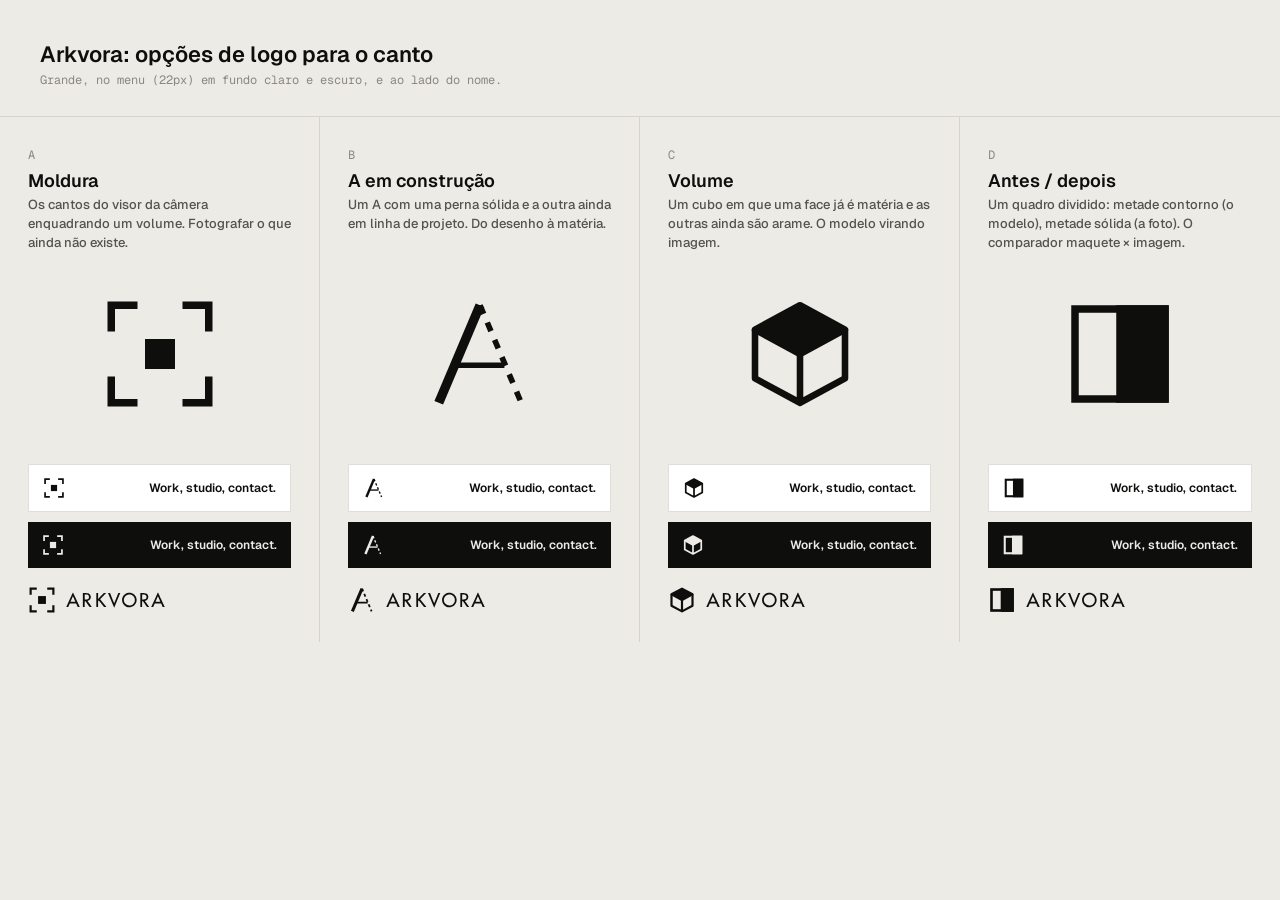
<file: marca/index.html>
<!doctype html><html lang="pt-BR"><head><meta charset="utf-8"><meta name="viewport" content="width=device-width,initial-scale=1"><title>Arkvora · opções de logo</title>
<link href="https://fonts.googleapis.com/css2?family=Geist:wght@500;600&family=Geist+Mono&display=swap" rel="stylesheet">
<style>
:root{--f:#EDEBE6;--t:#0E0E0C;--c:#8A8780;--a:#C8A46A}
*{box-sizing:border-box}body{margin:0;background:var(--f);color:var(--t);font:500 14px Geist,sans-serif}
h1{font:600 22px Geist;margin:40px 40px 4px}p.s{margin:0 40px 28px;color:var(--c);font:12px "Geist Mono"}
.g{display:grid;grid-template-columns:repeat(4,1fr);border-top:1px solid #d6d3cc}
.o{border-right:1px solid #d6d3cc;padding:28px}
.o:last-child{border-right:0}
.n{font:12px "Geist Mono";color:var(--c)}.t{font:600 18px Geist;margin:6px 0 4px}.d{color:#55534e;font-size:13px;line-height:1.45;min-height:58px}
.big{height:200px;display:grid;place-items:center}.big svg{width:120px;height:120px}
.bar{display:flex;align-items:center;justify-content:space-between;padding:12px 14px;margin-top:10px;font:600 12px Geist}
.bar svg{width:22px;height:22px}.bar.esc{background:var(--t);color:var(--f)}.bar.cla{background:#fff;border:1px solid #e1ded7}
.lock{display:flex;align-items:center;gap:10px;margin-top:18px}.lock svg{width:28px;height:28px}.lock img{height:16px}
</style></head><body>
<h1>Arkvora: opções de logo para o canto</h1>
<p class="s">Grande, no menu (22px) em fundo claro e escuro, e ao lado do nome.</p>
<div class="g">

<div class="o"><span class="n">A</span><div class="t">Moldura</div><div class="d">Os cantos do visor da câmera enquadrando um volume. Fotografar o que ainda não existe.</div>
<div class="big"><svg viewBox="0 0 64 64" fill="none" stroke="currentColor" stroke-width="4"><path d="M6 20V6h14M44 6h14v14M58 44v14H44M20 58H6V44"/><rect x="24" y="24" width="16" height="16" fill="currentColor" stroke="none"/></svg></div>
<div class="bar cla"><svg viewBox="0 0 64 64" fill="none" stroke="currentColor" stroke-width="5"><path d="M6 20V6h14M44 6h14v14M58 44v14H44M20 58H6V44"/><rect x="23" y="23" width="18" height="18" fill="currentColor" stroke="none"/></svg><span>Work, studio, contact.</span></div>
<div class="bar esc"><svg viewBox="0 0 64 64" fill="none" stroke="currentColor" stroke-width="5"><path d="M6 20V6h14M44 6h14v14M58 44v14H44M20 58H6V44"/><rect x="23" y="23" width="18" height="18" fill="currentColor" stroke="none"/></svg><span>Work, studio, contact.</span></div>
<div class="lock"><svg viewBox="0 0 64 64" fill="none" stroke="currentColor" stroke-width="5"><path d="M6 20V6h14M44 6h14v14M58 44v14H44M20 58H6V44"/><rect x="23" y="23" width="18" height="18" fill="currentColor" stroke="none"/></svg><img src="../assets/logo-escura.svg" alt="Arkvora"></div></div>

<div class="o"><span class="n">B</span><div class="t">A em construção</div><div class="d">Um A com uma perna sólida e a outra ainda em linha de projeto. Do desenho à matéria.</div>
<div class="big"><svg viewBox="0 0 64 64" fill="none" stroke="currentColor" stroke-width="5"><path d="M10 58 32 6"/><path d="M32 6 54 58" stroke-dasharray="5 5" stroke-width="3"/><path d="M19 38h26" stroke-width="3"/></svg></div>
<div class="bar cla"><svg viewBox="0 0 64 64" fill="none" stroke="currentColor" stroke-width="7"><path d="M10 58 32 6"/><path d="M32 6 54 58" stroke-dasharray="7 6" stroke-width="4"/><path d="M19 38h26" stroke-width="4"/></svg><span>Work, studio, contact.</span></div>
<div class="bar esc"><svg viewBox="0 0 64 64" fill="none" stroke="currentColor" stroke-width="7"><path d="M10 58 32 6"/><path d="M32 6 54 58" stroke-dasharray="7 6" stroke-width="4"/><path d="M19 38h26" stroke-width="4"/></svg><span>Work, studio, contact.</span></div>
<div class="lock"><svg viewBox="0 0 64 64" fill="none" stroke="currentColor" stroke-width="7"><path d="M10 58 32 6"/><path d="M32 6 54 58" stroke-dasharray="7 6" stroke-width="4"/><path d="M19 38h26" stroke-width="4"/></svg><img src="../assets/logo-escura.svg" alt="Arkvora"></div></div>

<div class="o"><span class="n">C</span><div class="t">Volume</div><div class="d">Um cubo em que uma face já é matéria e as outras ainda são arame. O modelo virando imagem.</div>
<div class="big"><svg viewBox="0 0 64 64" fill="none" stroke="currentColor" stroke-width="3.5" stroke-linejoin="round"><path d="M32 6 56 19 32 32 8 19Z" fill="currentColor"/><path d="M8 19v26l24 13V32M56 19v26L32 58"/></svg></div>
<div class="bar cla"><svg viewBox="0 0 64 64" fill="none" stroke="currentColor" stroke-width="5" stroke-linejoin="round"><path d="M32 6 56 19 32 32 8 19Z" fill="currentColor"/><path d="M8 19v26l24 13V32M56 19v26L32 58"/></svg><span>Work, studio, contact.</span></div>
<div class="bar esc"><svg viewBox="0 0 64 64" fill="none" stroke="currentColor" stroke-width="5" stroke-linejoin="round"><path d="M32 6 56 19 32 32 8 19Z" fill="currentColor"/><path d="M8 19v26l24 13V32M56 19v26L32 58"/></svg><span>Work, studio, contact.</span></div>
<div class="lock"><svg viewBox="0 0 64 64" fill="none" stroke="currentColor" stroke-width="5" stroke-linejoin="round"><path d="M32 6 56 19 32 32 8 19Z" fill="currentColor"/><path d="M8 19v26l24 13V32M56 19v26L32 58"/></svg><img src="../assets/logo-escura.svg" alt="Arkvora"></div></div>

<div class="o"><span class="n">D</span><div class="t">Antes / depois</div><div class="d">Um quadro dividido: metade contorno (o modelo), metade sólida (a foto). O comparador maquete × imagem.</div>
<div class="big"><svg viewBox="0 0 64 64" fill="none" stroke="currentColor" stroke-width="4"><rect x="8" y="8" width="48" height="48"/><rect x="32" y="8" width="24" height="48" fill="currentColor"/></svg></div>
<div class="bar cla"><svg viewBox="0 0 64 64" fill="none" stroke="currentColor" stroke-width="6"><rect x="8" y="8" width="48" height="48"/><rect x="32" y="8" width="24" height="48" fill="currentColor"/></svg><span>Work, studio, contact.</span></div>
<div class="bar esc"><svg viewBox="0 0 64 64" fill="none" stroke="currentColor" stroke-width="6"><rect x="8" y="8" width="48" height="48"/><rect x="32" y="8" width="24" height="48" fill="currentColor"/></svg><span>Work, studio, contact.</span></div>
<div class="lock"><svg viewBox="0 0 64 64" fill="none" stroke="currentColor" stroke-width="6"><rect x="8" y="8" width="48" height="48"/><rect x="32" y="8" width="24" height="48" fill="currentColor"/></svg><img src="../assets/logo-escura.svg" alt="Arkvora"></div></div>

</div></body></html>
</file>
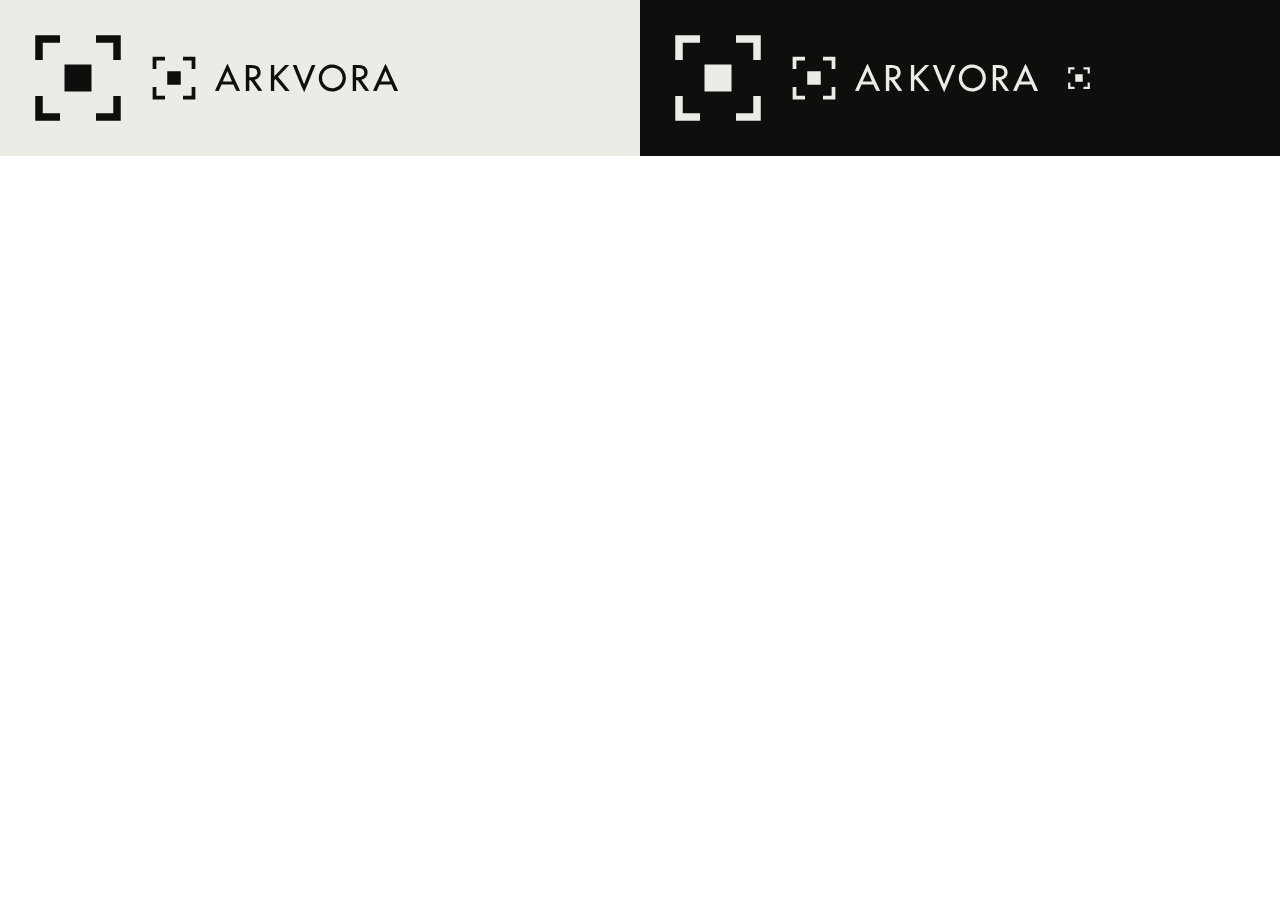
<file: marca/escolhida.html>
<!doctype html><meta charset="utf-8"><title>Arkvora · marca A</title>
<style>body{margin:0;display:grid;grid-template-columns:1fr 1fr;font:12px monospace}div{padding:30px;display:flex;gap:24px;align-items:center}.c{background:#EDEBE6}.e{background:#0E0E0C;color:#EDEBE6}img.s{width:96px}img.l{height:48px}img.f{width:32px}</style>
<div class="c"><img class="s" src="../assets/marca/arkvora-simbolo-escuro.svg"><img class="l" src="../assets/marca/arkvora-assinatura-escura.svg"></div>
<div class="e"><img class="s" src="../assets/marca/arkvora-simbolo-claro.svg"><img class="l" src="../assets/marca/arkvora-assinatura-clara.svg"><img class="f" src="../assets/favicon.svg"></div>
</file>
